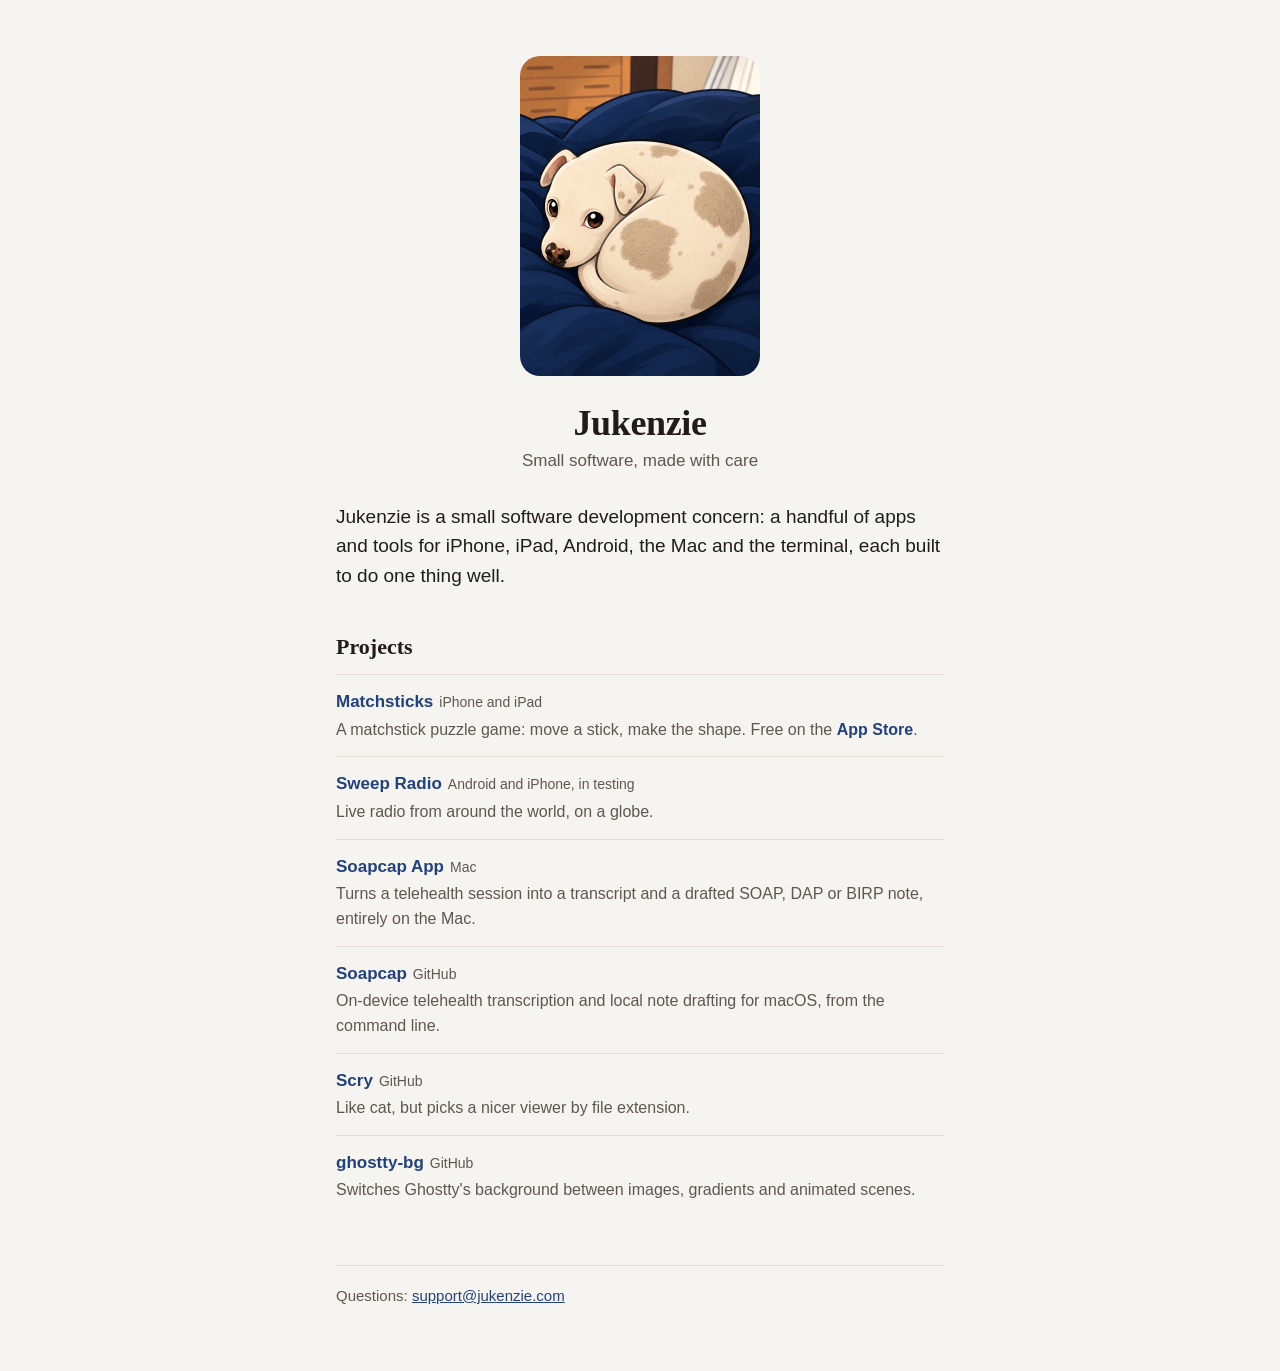
<file: index.html>
<!doctype html>
<html lang="en">
<head>
<meta charset="utf-8">
<meta name="viewport" content="width=device-width, initial-scale=1">
<title>Jukenzie</title>
<meta name="description" content="Jukenzie is a small software development concern. Its current public projects: Matchsticks, Sweep Radio, Soapcap, Scry and ghostty-bg.">
<meta property="og:type" content="website">
<meta property="og:title" content="Jukenzie">
<meta property="og:description" content="Small software, made with care: apps and tools for iPhone, iPad, Android, the Mac and the terminal.">
<meta property="og:url" content="https://jukenzie.com/">
<meta property="og:image" content="https://jukenzie.com/jukenzie.jpg">
<link rel="icon" href="icon.png">
<link rel="apple-touch-icon" href="icon.png">
<link rel="stylesheet" href="style.css">
</head>
<body class="home">
<main>
  <img class="portrait" src="jukenzie.jpg" width="480" height="640"
       alt="Jukenzie, a white dog with tan patches, curled up on a blue blanket">
  <h1>Jukenzie</h1>
  <p class="tagline">Small software, made with care</p>

  <p class="lead">Jukenzie is a small software development concern: a handful of apps and tools for iPhone, iPad, Android, the Mac and the terminal, each built to do one thing well.</p>

  <h2>Projects</h2>
  <ul class="projects">
    <li>
      <a href="matchsticks/">Matchsticks</a><span class="where">iPhone and iPad</span>
      <p>A matchstick puzzle game: move a stick, make the shape. Free on the <a href="https://apps.apple.com/app/id6821183005">App Store</a>.</p>
    </li>
    <li>
      <a href="radio-globe/">Sweep Radio</a><span class="where">Android and iPhone, in testing</span>
      <p>Live radio from around the world, on a globe.</p>
    </li>
    <li>
      <a href="soapcap/">Soapcap App</a><span class="where">Mac</span>
      <p>Turns a telehealth session into a transcript and a drafted SOAP, DAP or BIRP note, entirely on the Mac.</p>
    </li>
    <li>
      <a href="https://github.com/pglockner/soapcap">Soapcap</a><span class="where">GitHub</span>
      <p>On-device telehealth transcription and local note drafting for macOS, from the command line.</p>
    </li>
    <li>
      <a href="https://github.com/pglockner/scry">Scry</a><span class="where">GitHub</span>
      <p>Like cat, but picks a nicer viewer by file extension.</p>
    </li>
    <li>
      <a href="https://github.com/pglockner/ghostty-bg">ghostty-bg</a><span class="where">GitHub</span>
      <p>Switches Ghostty's background between images, gradients and animated scenes.</p>
    </li>
  </ul>

  <footer>
    Questions: <a href="mailto:support@jukenzie.com">support@jukenzie.com</a>
  </footer>
</main>
</body>
</html>
</file>
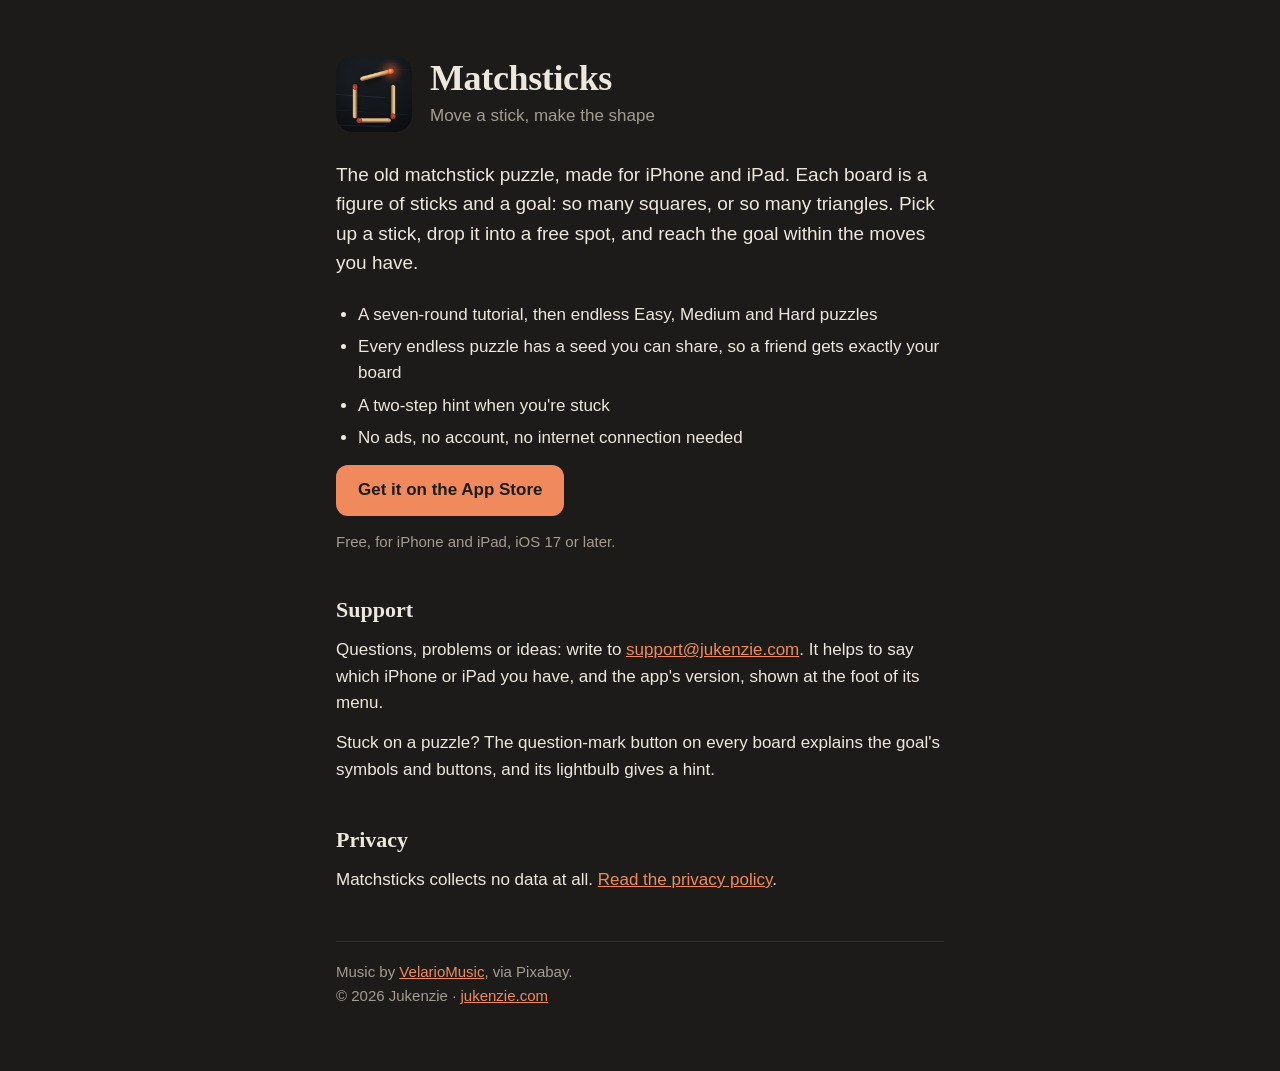
<file: matchsticks/index.html>
<!doctype html>
<html lang="en">
<head>
<meta charset="utf-8">
<meta name="viewport" content="width=device-width, initial-scale=1">
<title>Matchsticks</title>
<meta name="description" content="Matchsticks, a matchstick puzzle game for iPhone and iPad: move a stick, make the shape.">
<meta property="og:type" content="website">
<meta property="og:title" content="Matchsticks">
<meta property="og:description" content="A matchstick puzzle game for iPhone and iPad: move a stick, make the shape.">
<meta property="og:url" content="https://jukenzie.com/matchsticks/">
<meta property="og:image" content="https://jukenzie.com/matchsticks/icon.png">
<link rel="icon" href="icon.png">
<link rel="apple-touch-icon" href="icon.png">
<link rel="stylesheet" href="../style.css">
</head>
<body class="matchsticks">
<main>
  <header>
    <img src="icon.png" alt="">
    <div>
      <h1>Matchsticks</h1>
      <p class="tagline">Move a stick, make the shape</p>
    </div>
  </header>

  <p class="lead">The old matchstick puzzle, made for iPhone and iPad. Each board is a figure of sticks and a goal: so many squares, or so many triangles. Pick up a stick, drop it into a free spot, and reach the goal within the moves you have.</p>

  <ul>
    <li>A seven-round tutorial, then endless Easy, Medium and Hard puzzles</li>
    <li>Every endless puzzle has a seed you can share, so a friend gets exactly your board</li>
    <li>A two-step hint when you're stuck</li>
    <li>No ads, no account, no internet connection needed</li>
  </ul>
  <p><a class="download" href="https://apps.apple.com/app/id6821183005">Get it on the App Store</a></p>
  <p class="fine">Free, for iPhone and iPad, iOS 17 or later.</p>

  <h2>Support</h2>
  <p>Questions, problems or ideas: write to <a href="mailto:support@jukenzie.com?subject=Matchsticks">support@jukenzie.com</a>. It helps to say which iPhone or iPad you have, and the app's version, shown at the foot of its menu.</p>
  <p>Stuck on a puzzle? The question-mark button on every board explains the goal's symbols and buttons, and its lightbulb gives a hint.</p>

  <h2>Privacy</h2>
  <p>Matchsticks collects no data at all. <a href="privacy/">Read the privacy policy</a>.</p>

  <footer>
    Music by <a href="https://pixabay.com/users/velariomusic-54515099/">VelarioMusic</a>, via Pixabay.<br>
    © 2026 Jukenzie · <a href="../">jukenzie.com</a>
  </footer>
</main>
</body>
</html>
</file>
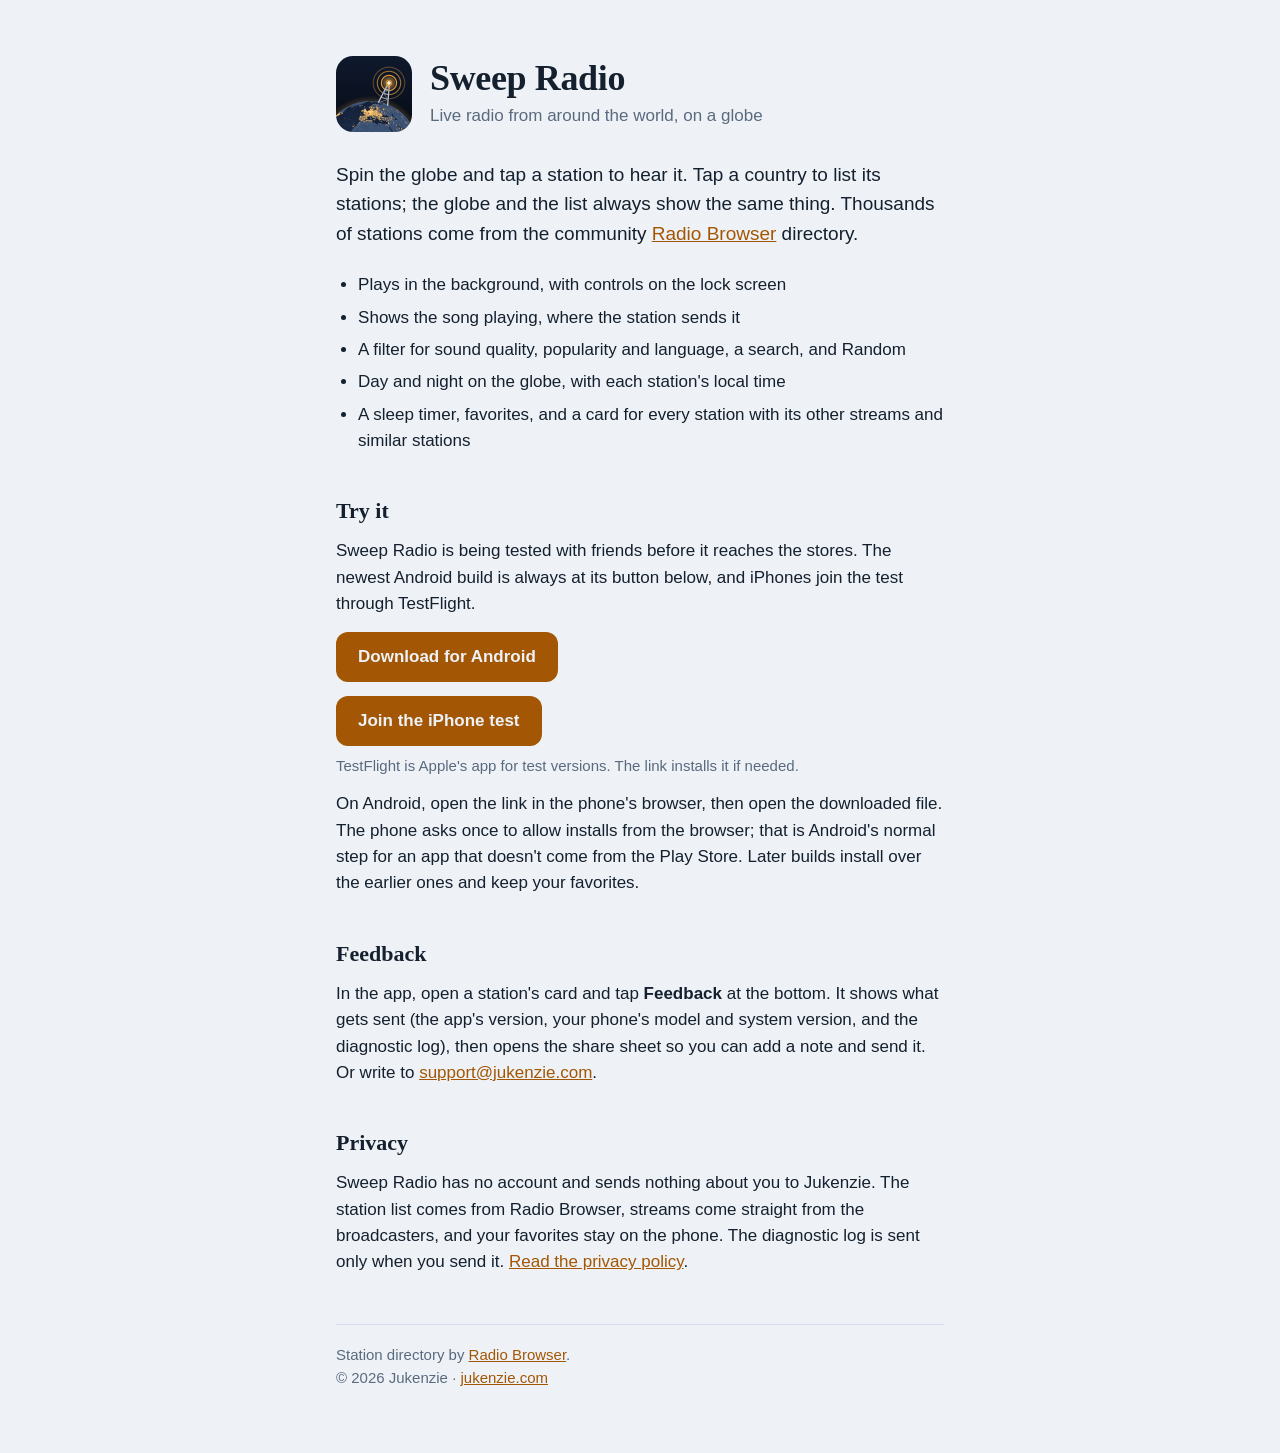
<file: radio-globe/index.html>
<!doctype html>
<html lang="en">
<head>
<meta charset="utf-8">
<meta name="viewport" content="width=device-width, initial-scale=1">
<title>Sweep Radio</title>
<meta name="description" content="Sweep Radio: live radio from around the world on a globe, for Android and iPhone. Test builds for both.">
<meta property="og:type" content="website">
<meta property="og:title" content="Sweep Radio">
<meta property="og:description" content="Live radio from around the world on a globe, for Android and iPhone. Test builds for both.">
<meta property="og:url" content="https://jukenzie.com/radio-globe/">
<meta property="og:image" content="https://jukenzie.com/radio-globe/icon.png">
<link rel="icon" href="icon.png">
<link rel="apple-touch-icon" href="icon.png">
<link rel="stylesheet" href="../style.css">
</head>
<body class="sweep-radio">
<main>
  <header>
    <img src="icon.png" alt="">
    <div>
      <h1>Sweep Radio</h1>
      <p class="tagline">Live radio from around the world, on a globe</p>
    </div>
  </header>

  <p class="lead">Spin the globe and tap a station to hear it. Tap a country to list its stations; the globe and the list always show the same thing. Thousands of stations come from the community <a href="https://www.radio-browser.info/">Radio Browser</a> directory.</p>

  <ul>
    <li>Plays in the background, with controls on the lock screen</li>
    <li>Shows the song playing, where the station sends it</li>
    <li>A filter for sound quality, popularity and language, a search, and Random</li>
    <li>Day and night on the globe, with each station's local time</li>
    <li>A sleep timer, favorites, and a card for every station with its other streams and similar stations</li>
  </ul>

  <h2>Try it</h2>
  <p>Sweep Radio is being tested with friends before it reaches the stores. The newest Android build is always at its button below, and iPhones join the test through TestFlight.</p>
  <p><a class="download" href="https://github.com/pglockner/radio-globe-releases/releases/latest/download/radio-globe.apk">Download for Android</a></p>
  <p class="fine under" id="version" hidden></p>
  <p><a class="download" href="https://testflight.apple.com/join/eC7m82TB">Join the iPhone test</a></p>
  <p class="fine under">TestFlight is Apple's app for test versions. The link installs it if needed.</p>
  <p>On Android, open the link in the phone's browser, then open the downloaded file. The phone asks once to allow installs from the browser; that is Android's normal step for an app that doesn't come from the Play Store. Later builds install over the earlier ones and keep your favorites.</p>

  <h2>Feedback</h2>
  <p>In the app, open a station's card and tap <strong>Feedback</strong> at the bottom. It shows what gets sent (the app's version, your phone's model and system version, and the diagnostic log), then opens the share sheet so you can add a note and send it. Or write to <a href="mailto:support@jukenzie.com?subject=Sweep%20Radio">support@jukenzie.com</a>.</p>

  <h2>Privacy</h2>
  <p>Sweep Radio has no account and sends nothing about you to Jukenzie. The station list comes from Radio Browser, streams come straight from the broadcasters, and your favorites stay on the phone. The diagnostic log is sent only when you send it. <a href="privacy/">Read the privacy policy</a>.</p>

  <footer>
    Station directory by <a href="https://www.radio-browser.info/">Radio Browser</a>.<br>
    © 2026 Jukenzie · <a href="../">jukenzie.com</a>
  </footer>
</main>
<script>
  // The version and date of the build the Download button gives, from GitHub's
  // latest release: the tag, not the title, which can carry the old name.
  // Without a good answer the line stays hidden.
  fetch("https://api.github.com/repos/pglockner/radio-globe-releases/releases/latest")
    .then(r => r.ok ? r.json() : Promise.reject())
    .then(release => {
      const version = String(release.tag_name || "").replace(/^v/, "");
      const published = new Date(typeof release.published_at === "string" ? release.published_at : NaN);
      if (!/^\d+(\.\d+)*$/.test(version) || isNaN(published)) return;
      const date = published.toLocaleDateString("en-US", { timeZone: "UTC", year: "numeric", month: "long", day: "numeric" });
      const line = document.getElementById("version");
      line.textContent = "Version " + version + " · " + date;
      line.hidden = false;
    })
    .catch(() => {});
</script>
</body>
</html>
</file>
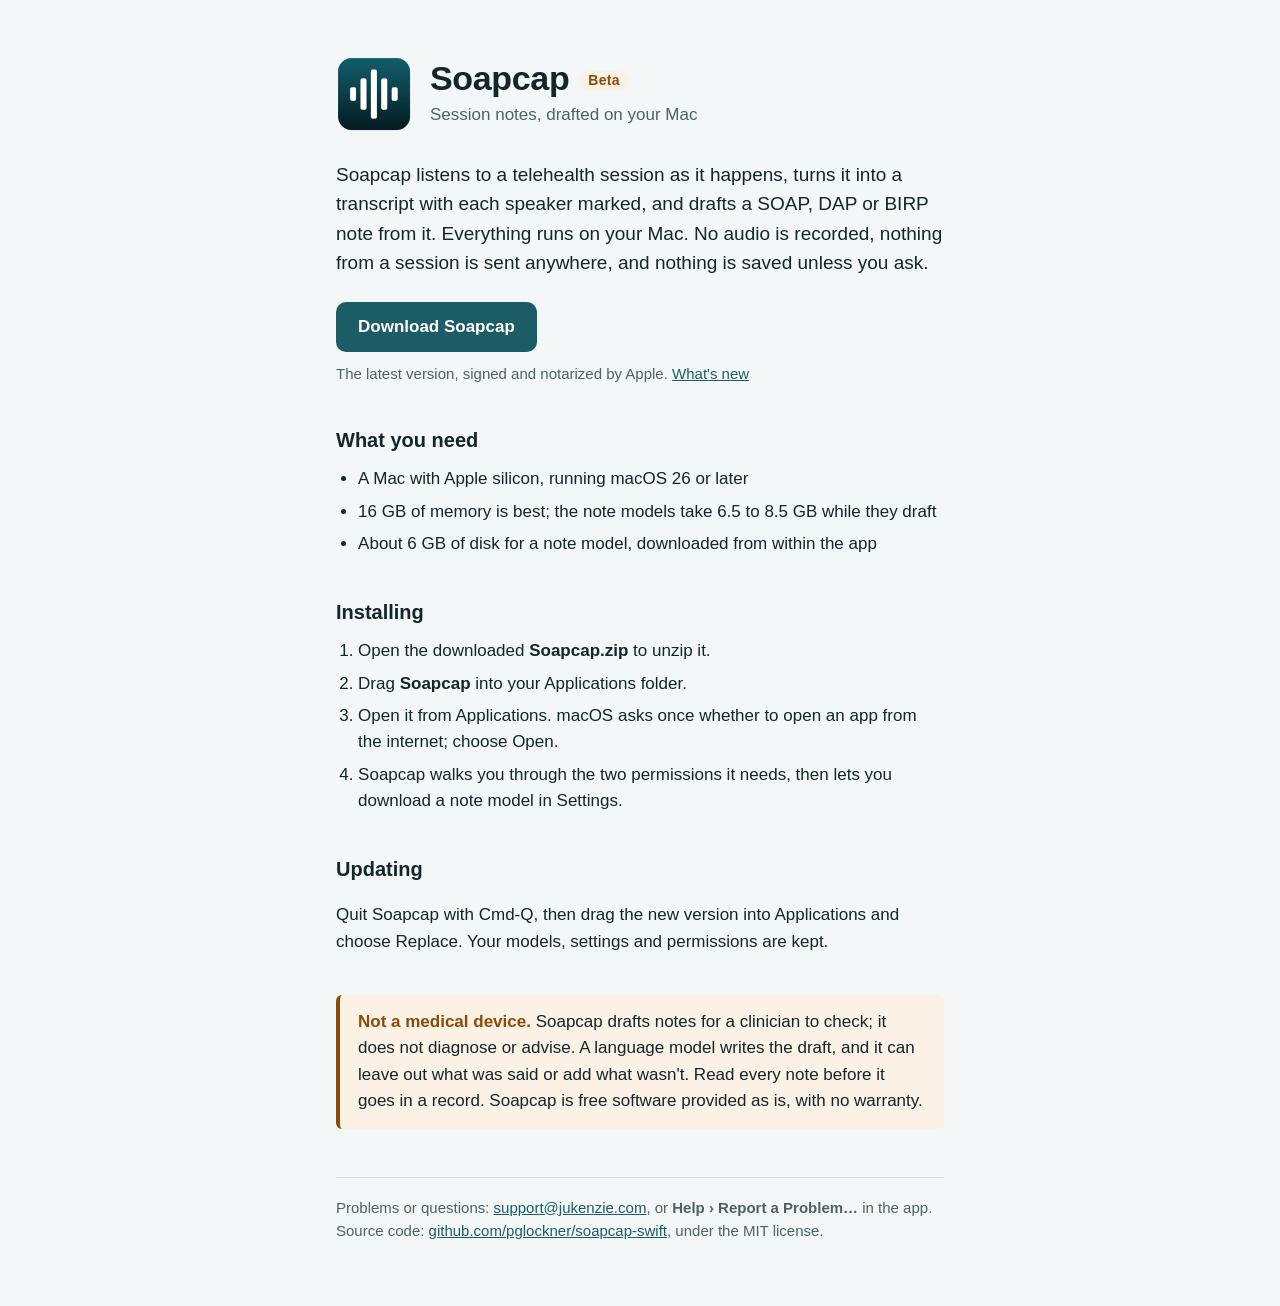
<file: soapcap/index.html>
<!doctype html>
<html lang="en">
<head>
<meta charset="utf-8">
<meta name="viewport" content="width=device-width, initial-scale=1">
<title>Soapcap</title>
<meta name="description" content="A Mac app that turns a telehealth session into a transcript and a drafted SOAP, DAP or BIRP note, entirely on the Mac.">
<meta property="og:type" content="website">
<meta property="og:title" content="Soapcap">
<meta property="og:description" content="A Mac app that turns a telehealth session into a transcript and a drafted SOAP, DAP or BIRP note, entirely on the Mac.">
<meta property="og:url" content="https://jukenzie.com/soapcap/">
<meta property="og:image" content="https://jukenzie.com/soapcap/icon.png">
<link rel="icon" href="icon.png">
<style>
  :root {
    --bg: #f4f7f7;
    --text: #12262b;
    --muted: #4c6266;
    --line: #d5e0e1;
    --accent: #1b5c66;
    --accent-text: #ffffff;
    --caution: #8a4b08;
    --caution-bg: #fbf1e4;
  }
  @media (prefers-color-scheme: dark) {
    :root {
      --bg: #0f1d21;
      --text: #e6eeef;
      --muted: #9db2b5;
      --line: #24393e;
      --accent: #4fb3c2;
      --accent-text: #0b1a1e;
      --caution: #f0b46a;
      --caution-bg: #2a2117;
    }
  }
  * { box-sizing: border-box; }
  body {
    margin: 0;
    background: var(--bg);
    color: var(--text);
    font: 17px/1.55 -apple-system, BlinkMacSystemFont, "Helvetica Neue", sans-serif;
  }
  main { max-width: 640px; margin: 0 auto; padding: 56px 16px 64px; }
  header { display: flex; align-items: center; gap: 18px; }
  header img { width: 76px; height: 76px; }
  h1 { font-size: 34px; line-height: 1.1; margin: 0; letter-spacing: -0.01em; }
  .tagline { margin: 4px 0 0; color: var(--muted); }
  .lead { font-size: 19px; margin: 28px 0 24px; }
  .download {
    display: inline-block;
    background: var(--accent);
    color: var(--accent-text);
    text-decoration: none;
    font-weight: 600;
    padding: 12px 22px;
    border-radius: 10px;
  }
  .download:focus-visible, a:focus-visible { outline: 3px solid var(--accent); outline-offset: 3px; }
  .fine { color: var(--muted); font-size: 15px; margin: 10px 0 0; }
  .badge {
    display: inline-block;
    vertical-align: middle;
    margin-left: 10px;
    padding: 2px 9px;
    border-radius: 999px;
    background: var(--caution-bg);
    color: var(--caution);
    font-size: 14px;
    font-weight: 600;
    letter-spacing: 0.02em;
  }
  h2 { font-size: 20px; margin: 40px 0 10px; }
  ol, ul { padding-left: 1.3em; margin: 0; }
  li { margin: 6px 0; }
  .caution {
    margin-top: 40px;
    background: var(--caution-bg);
    border-left: 4px solid var(--caution);
    padding: 14px 18px;
    border-radius: 6px;
  }
  .caution strong { color: var(--caution); }
  a { color: var(--accent); }
  footer { margin-top: 48px; padding-top: 18px; border-top: 1px solid var(--line); color: var(--muted); font-size: 15px; }
</style>
</head>
<body>
<main>
  <header>
    <img src="icon.png" alt="">
    <div>
      <h1>Soapcap<span class="badge" id="beta" hidden>Beta</span></h1>
      <p class="tagline">Session notes, drafted on your Mac</p>
    </div>
  </header>

  <p class="lead">Soapcap listens to a telehealth session as it happens, turns it into a transcript with each speaker marked, and drafts a SOAP, DAP or BIRP note from it. Everything runs on your Mac. No audio is recorded, nothing from a session is sent anywhere, and nothing is saved unless you ask.</p>

  <a class="download" href="https://github.com/pglockner/soapcap-swift/releases/latest/download/Soapcap.zip">Download Soapcap</a>
  <p class="fine"><span id="version">The latest version</span>, signed and notarized by Apple. <a href="https://github.com/pglockner/soapcap-swift/releases/latest">What's new</a></p>

  <h2>What you need</h2>
  <ul>
    <li>A Mac with Apple silicon, running macOS 26 or later</li>
    <li>16 GB of memory is best; the note models take 6.5 to 8.5 GB while they draft</li>
    <li>About 6 GB of disk for a note model, downloaded from within the app</li>
  </ul>

  <h2>Installing</h2>
  <ol>
    <li>Open the downloaded <b>Soapcap.zip</b> to unzip it.</li>
    <li>Drag <b>Soapcap</b> into your Applications folder.</li>
    <li>Open it from Applications. macOS asks once whether to open an app from the internet; choose Open.</li>
    <li>Soapcap walks you through the two permissions it needs, then lets you download a note model in Settings.</li>
  </ol>

  <h2>Updating</h2>
  <p>Quit Soapcap with Cmd-Q, then drag the new version into Applications and choose Replace. Your models, settings and permissions are kept.</p>

  <div class="caution">
    <strong>Not a medical device.</strong> Soapcap drafts notes for a clinician to check; it does not diagnose or advise. A language model writes the draft, and it can leave out what was said or add what wasn't. Read every note before it goes in a record. Soapcap is free software provided as is, with no warranty.
  </div>

  <footer>
    Problems or questions: <a href="mailto:support@jukenzie.com">support@jukenzie.com</a>, or <b>Help › Report a Problem…</b> in the app.<br>
    Source code: <a href="https://github.com/pglockner/soapcap-swift">github.com/pglockner/soapcap-swift</a>, under the MIT license.
  </footer>
</main>
<script>
  // The version the Download button gives, from GitHub's latest release;
  // anything below 1.0.0 is a beta. Without an answer the page stays as is.
  fetch("https://api.github.com/repos/pglockner/soapcap-swift/releases/latest")
    .then(r => r.ok ? r.json() : Promise.reject())
    .then(release => {
      const version = String(release.tag_name || "").replace(/^v/, "");
      if (!/^\d+\.\d+\.\d+$/.test(version)) return;
      const beta = Number(version.split(".")[0]) < 1;
      document.getElementById("version").textContent = "Version " + version + (beta ? " (beta)" : "");
      document.getElementById("beta").hidden = !beta;
    })
    .catch(() => {});
</script>
</body>
</html>
</file>
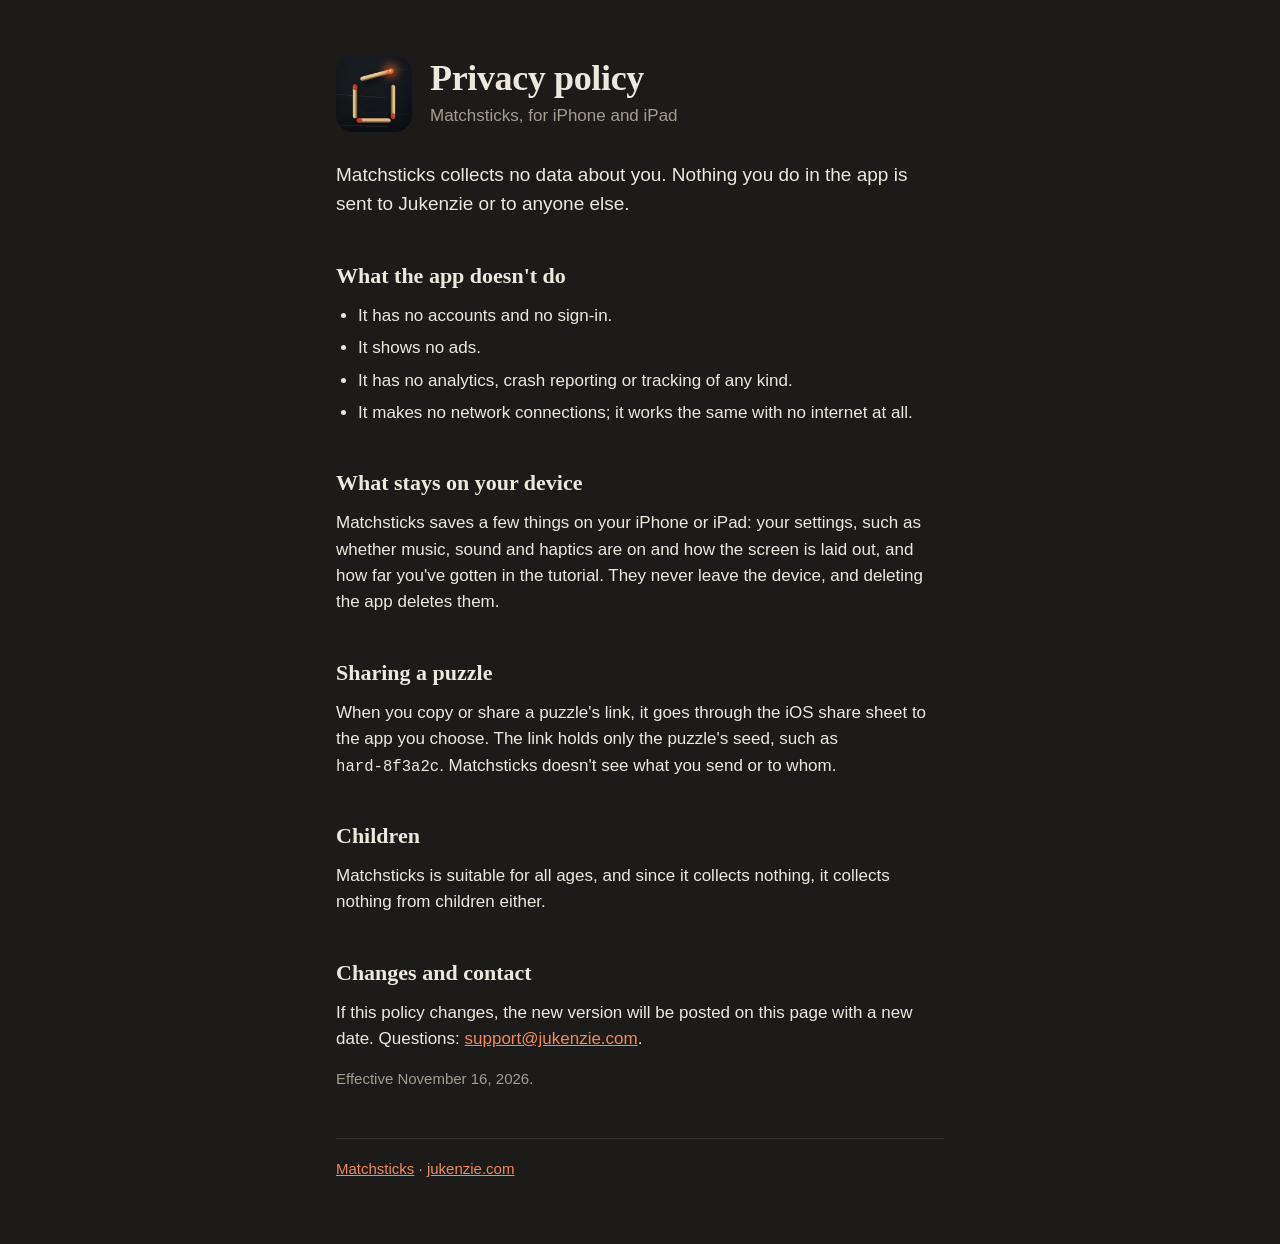
<file: matchsticks/privacy/index.html>
<!doctype html>
<html lang="en">
<head>
<meta charset="utf-8">
<meta name="viewport" content="width=device-width, initial-scale=1">
<title>Matchsticks privacy policy</title>
<meta name="description" content="Matchsticks collects no data: no accounts, no ads, no analytics, no tracking.">
<meta property="og:type" content="website">
<meta property="og:title" content="Matchsticks privacy policy">
<meta property="og:description" content="Matchsticks collects no data: no accounts, no ads, no analytics, no tracking.">
<meta property="og:url" content="https://jukenzie.com/matchsticks/privacy/">
<meta property="og:image" content="https://jukenzie.com/matchsticks/icon.png">
<link rel="icon" href="../icon.png">
<link rel="stylesheet" href="../../style.css">
</head>
<body class="matchsticks">
<main>
  <header>
    <img src="../icon.png" alt="">
    <div>
      <h1>Privacy policy</h1>
      <p class="tagline">Matchsticks, for iPhone and iPad</p>
    </div>
  </header>

  <p class="lead">Matchsticks collects no data about you. Nothing you do in the app is sent to Jukenzie or to anyone else.</p>

  <h2>What the app doesn't do</h2>
  <ul>
    <li>It has no accounts and no sign-in.</li>
    <li>It shows no ads.</li>
    <li>It has no analytics, crash reporting or tracking of any kind.</li>
    <li>It makes no network connections; it works the same with no internet at all.</li>
  </ul>

  <h2>What stays on your device</h2>
  <p>Matchsticks saves a few things on your iPhone or iPad: your settings, such as whether music, sound and haptics are on and how the screen is laid out, and how far you've gotten in the tutorial. They never leave the device, and deleting the app deletes them.</p>

  <h2>Sharing a puzzle</h2>
  <p>When you copy or share a puzzle's link, it goes through the iOS share sheet to the app you choose. The link holds only the puzzle's seed, such as <code>hard-8f3a2c</code>. Matchsticks doesn't see what you send or to whom.</p>

  <h2>Children</h2>
  <p>Matchsticks is suitable for all ages, and since it collects nothing, it collects nothing from children either.</p>

  <h2>Changes and contact</h2>
  <p>If this policy changes, the new version will be posted on this page with a new date. Questions: <a href="mailto:support@jukenzie.com?subject=Matchsticks%20privacy">support@jukenzie.com</a>.</p>
  <p class="fine">Effective November 16, 2026.</p>

  <footer>
    <a href="../">Matchsticks</a> · <a href="../../">jukenzie.com</a>
  </footer>
</main>
</body>
</html>
</file>
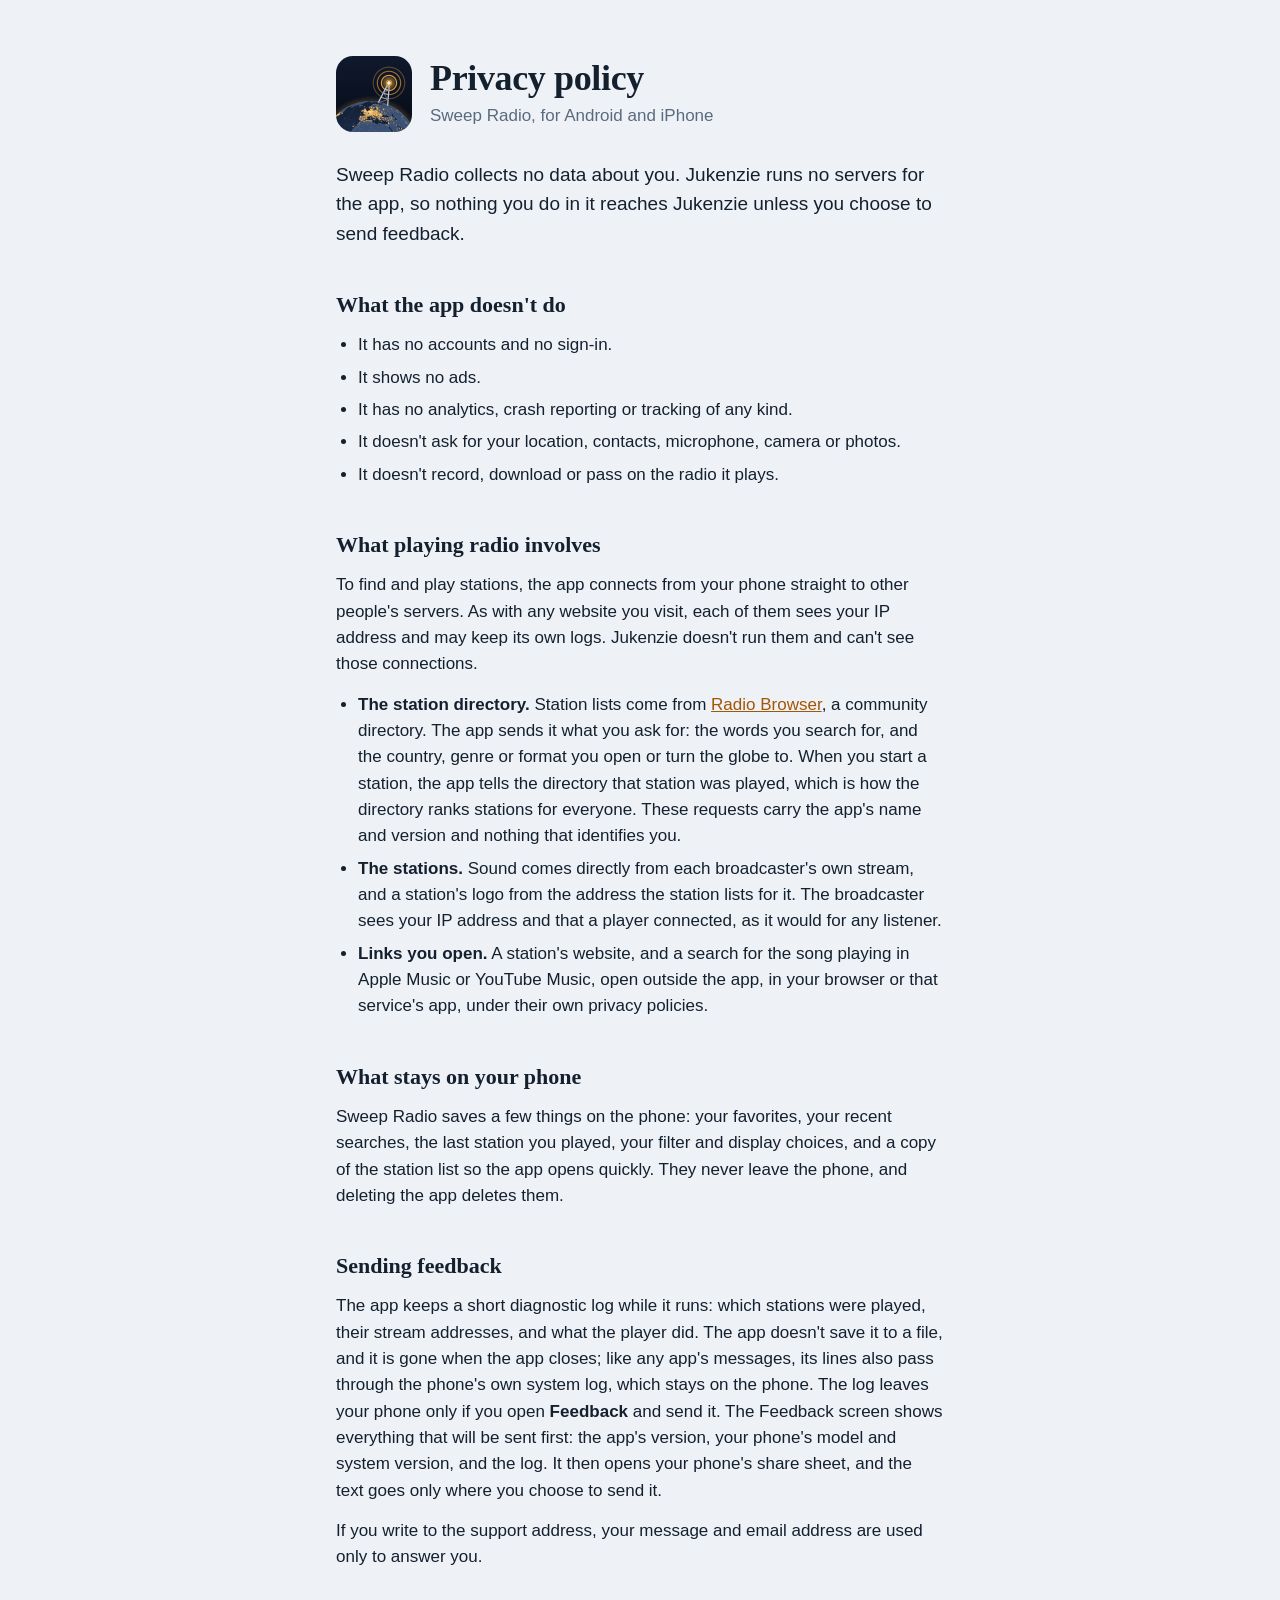
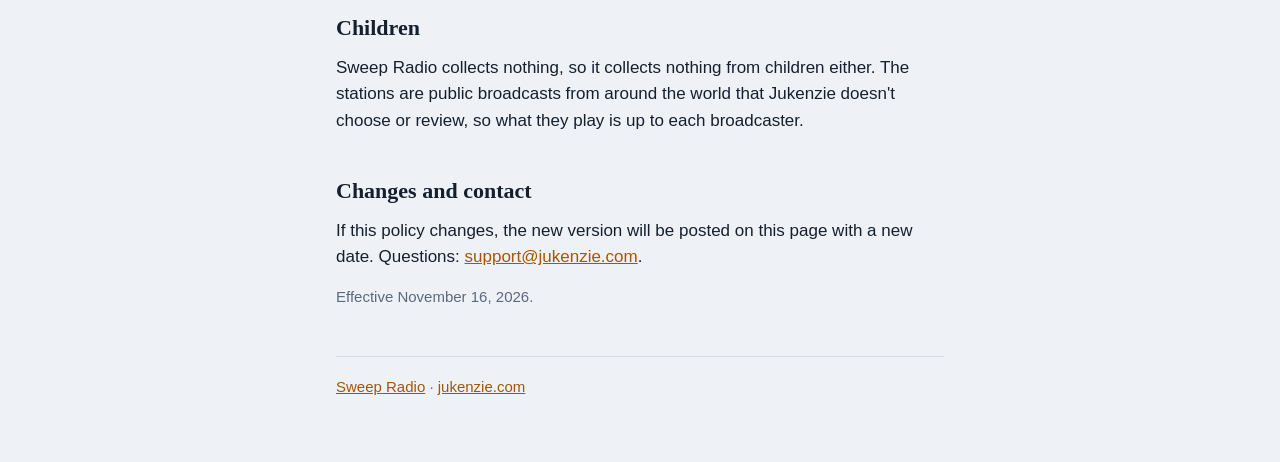
<file: radio-globe/privacy/index.html>
<!doctype html>
<html lang="en">
<head>
<meta charset="utf-8">
<meta name="viewport" content="width=device-width, initial-scale=1">
<title>Sweep Radio privacy policy</title>
<meta name="description" content="Sweep Radio has no accounts, no ads, no analytics and no tracking. What its connections to radio stations and the station directory reveal, and what stays on your phone.">
<meta property="og:type" content="website">
<meta property="og:title" content="Sweep Radio privacy policy">
<meta property="og:description" content="Sweep Radio has no accounts, no ads, no analytics and no tracking.">
<meta property="og:url" content="https://jukenzie.com/radio-globe/privacy/">
<meta property="og:image" content="https://jukenzie.com/radio-globe/icon.png">
<link rel="icon" href="../icon.png">
<link rel="stylesheet" href="../../style.css">
</head>
<body class="sweep-radio">
<main>
  <header>
    <img src="../icon.png" alt="">
    <div>
      <h1>Privacy policy</h1>
      <p class="tagline">Sweep Radio, for Android and iPhone</p>
    </div>
  </header>

  <p class="lead">Sweep Radio collects no data about you. Jukenzie runs no servers for the app, so nothing you do in it reaches Jukenzie unless you choose to send feedback.</p>

  <h2>What the app doesn't do</h2>
  <ul>
    <li>It has no accounts and no sign-in.</li>
    <li>It shows no ads.</li>
    <li>It has no analytics, crash reporting or tracking of any kind.</li>
    <li>It doesn't ask for your location, contacts, microphone, camera or photos.</li>
    <li>It doesn't record, download or pass on the radio it plays.</li>
  </ul>

  <h2>What playing radio involves</h2>
  <p>To find and play stations, the app connects from your phone straight to other people's servers. As with any website you visit, each of them sees your IP address and may keep its own logs. Jukenzie doesn't run them and can't see those connections.</p>
  <ul>
    <li><strong>The station directory.</strong> Station lists come from <a href="https://www.radio-browser.info/">Radio Browser</a>, a community directory. The app sends it what you ask for: the words you search for, and the country, genre or format you open or turn the globe to. When you start a station, the app tells the directory that station was played, which is how the directory ranks stations for everyone. These requests carry the app's name and version and nothing that identifies you.</li>
    <li><strong>The stations.</strong> Sound comes directly from each broadcaster's own stream, and a station's logo from the address the station lists for it. The broadcaster sees your IP address and that a player connected, as it would for any listener.</li>
    <li><strong>Links you open.</strong> A station's website, and a search for the song playing in Apple Music or YouTube Music, open outside the app, in your browser or that service's app, under their own privacy policies.</li>
  </ul>

  <h2>What stays on your phone</h2>
  <p>Sweep Radio saves a few things on the phone: your favorites, your recent searches, the last station you played, your filter and display choices, and a copy of the station list so the app opens quickly. They never leave the phone, and deleting the app deletes them.</p>

  <h2>Sending feedback</h2>
  <p>The app keeps a short diagnostic log while it runs: which stations were played, their stream addresses, and what the player did. The app doesn't save it to a file, and it is gone when the app closes; like any app's messages, its lines also pass through the phone's own system log, which stays on the phone. The log leaves your phone only if you open <strong>Feedback</strong> and send it. The Feedback screen shows everything that will be sent first: the app's version, your phone's model and system version, and the log. It then opens your phone's share sheet, and the text goes only where you choose to send it.</p>
  <p>If you write to the support address, your message and email address are used only to answer you.</p>

  <h2>Children</h2>
  <p>Sweep Radio collects nothing, so it collects nothing from children either. The stations are public broadcasts from around the world that Jukenzie doesn't choose or review, so what they play is up to each broadcaster.</p>

  <h2>Changes and contact</h2>
  <p>If this policy changes, the new version will be posted on this page with a new date. Questions: <a href="mailto:support@jukenzie.com?subject=Sweep%20Radio%20privacy">support@jukenzie.com</a>.</p>
  <p class="fine">Effective November 16, 2026.</p>

  <footer>
    <a href="../">Sweep Radio</a> · <a href="../../">jukenzie.com</a>
  </footer>
</main>
</body>
</html>
</file>
<file: style.css>
/* The home page and the Matchsticks and Sweep Radio pages. (Soapcap's page keeps its own.) */
:root {
  --bg: #f6f4f0;
  --text: #1f1c19;
  --muted: #5e5750;
  --line: #e2ddd5;
  --accent: #23417a;
  --serif: "New York", ui-serif, Georgia, serif;
}
@media (prefers-color-scheme: dark) {
  :root {
    --bg: #15161c;
    --text: #ece9e3;
    --muted: #a7a29a;
    --line: #2b2d36;
    --accent: #8fb0ee;
  }
}
/* Matchsticks: the app's dark room, warm off-white text, the ember accent. */
.matchsticks {
  --bg: #1d1b19;
  --text: #ede8de;
  --muted: #a39c90;
  --line: #34302b;
  --accent: #f08a5d;
  color-scheme: dark;
}
/* Sweep Radio: the app's own day and night palettes, amber for sound. */
.sweep-radio {
  --bg: #eef2f7;
  --text: #15202e;
  --muted: #5a6a7e;
  --line: #d3dce8;
  --accent: #a35603;
}
@media (prefers-color-scheme: dark) {
  .sweep-radio {
    --bg: #070b14;
    --text: #e8edf5;
    --muted: #8d9ab0;
    --line: #1e2a3d;
    --accent: #ffb547;
  }
}

* { box-sizing: border-box; }
body {
  margin: 0;
  background: var(--bg);
  color: var(--text);
  font: 17px/1.55 -apple-system, BlinkMacSystemFont, "Helvetica Neue", sans-serif;
}
main { max-width: 640px; margin: 0 auto; padding: 56px 16px 64px; }
h1, h2 { font-family: var(--serif); font-weight: 600; }
h1 { font-size: clamp(30px, 10vw, 36px); line-height: 1.1; margin: 0; letter-spacing: -0.01em; }
h2 { font-size: 22px; margin: 40px 0 10px; }
p { margin: 0 0 14px; }
a { color: var(--accent); }
a:focus-visible { outline: 3px solid var(--accent); outline-offset: 3px; }
ul { padding-left: 1.3em; margin: 0 0 14px; }
code { font-size: 0.92em; white-space: nowrap; }
li { margin: 6px 0; }

/* The title sits beside the icon, and drops below it if its longest word can't fit. */
header { display: flex; flex-wrap: wrap; align-items: center; gap: 18px; }
header img { width: 76px; height: 76px; border-radius: 17px; }
header div { flex: 1 1 0; }
.tagline { margin: 4px 0 0; color: var(--muted); }
.lead { font-size: 19px; margin: 28px 0 24px; }
.fine { color: var(--muted); font-size: 15px; }

/* home */
.portrait {
  display: block;
  width: 240px;
  max-width: 70%;
  height: auto;
  margin: 0 auto 28px;
  border-radius: 20px;
}
.home h1 { text-align: center; }
.home .tagline { text-align: center; }
.not-found .lead { text-align: center; }
.projects { list-style: none; padding: 0; margin: 0; }
.projects li {
  margin: 0;
  padding: 14px 0;
  border-top: 1px solid var(--line);
}
.projects a { font-weight: 600; text-decoration: none; }
.projects a:hover { text-decoration: underline; }
.projects .where { color: var(--muted); font-size: 14px; margin-left: 6px; }
.projects p { margin: 2px 0 0; color: var(--muted); font-size: 16px; }

.download {
  display: inline-block;
  padding: 12px 22px;
  background: var(--accent);
  color: var(--bg);
  border-radius: 12px;
  font-weight: 600;
  text-decoration: none;
}
.download:hover { filter: brightness(1.08); }
/* A small line about the Download button above it sits 8 px below it (14 px collapsed with -6 px). */
.under { margin-top: -6px; }

footer { margin-top: 48px; padding-top: 18px; border-top: 1px solid var(--line); color: var(--muted); font-size: 15px; }
</file>
